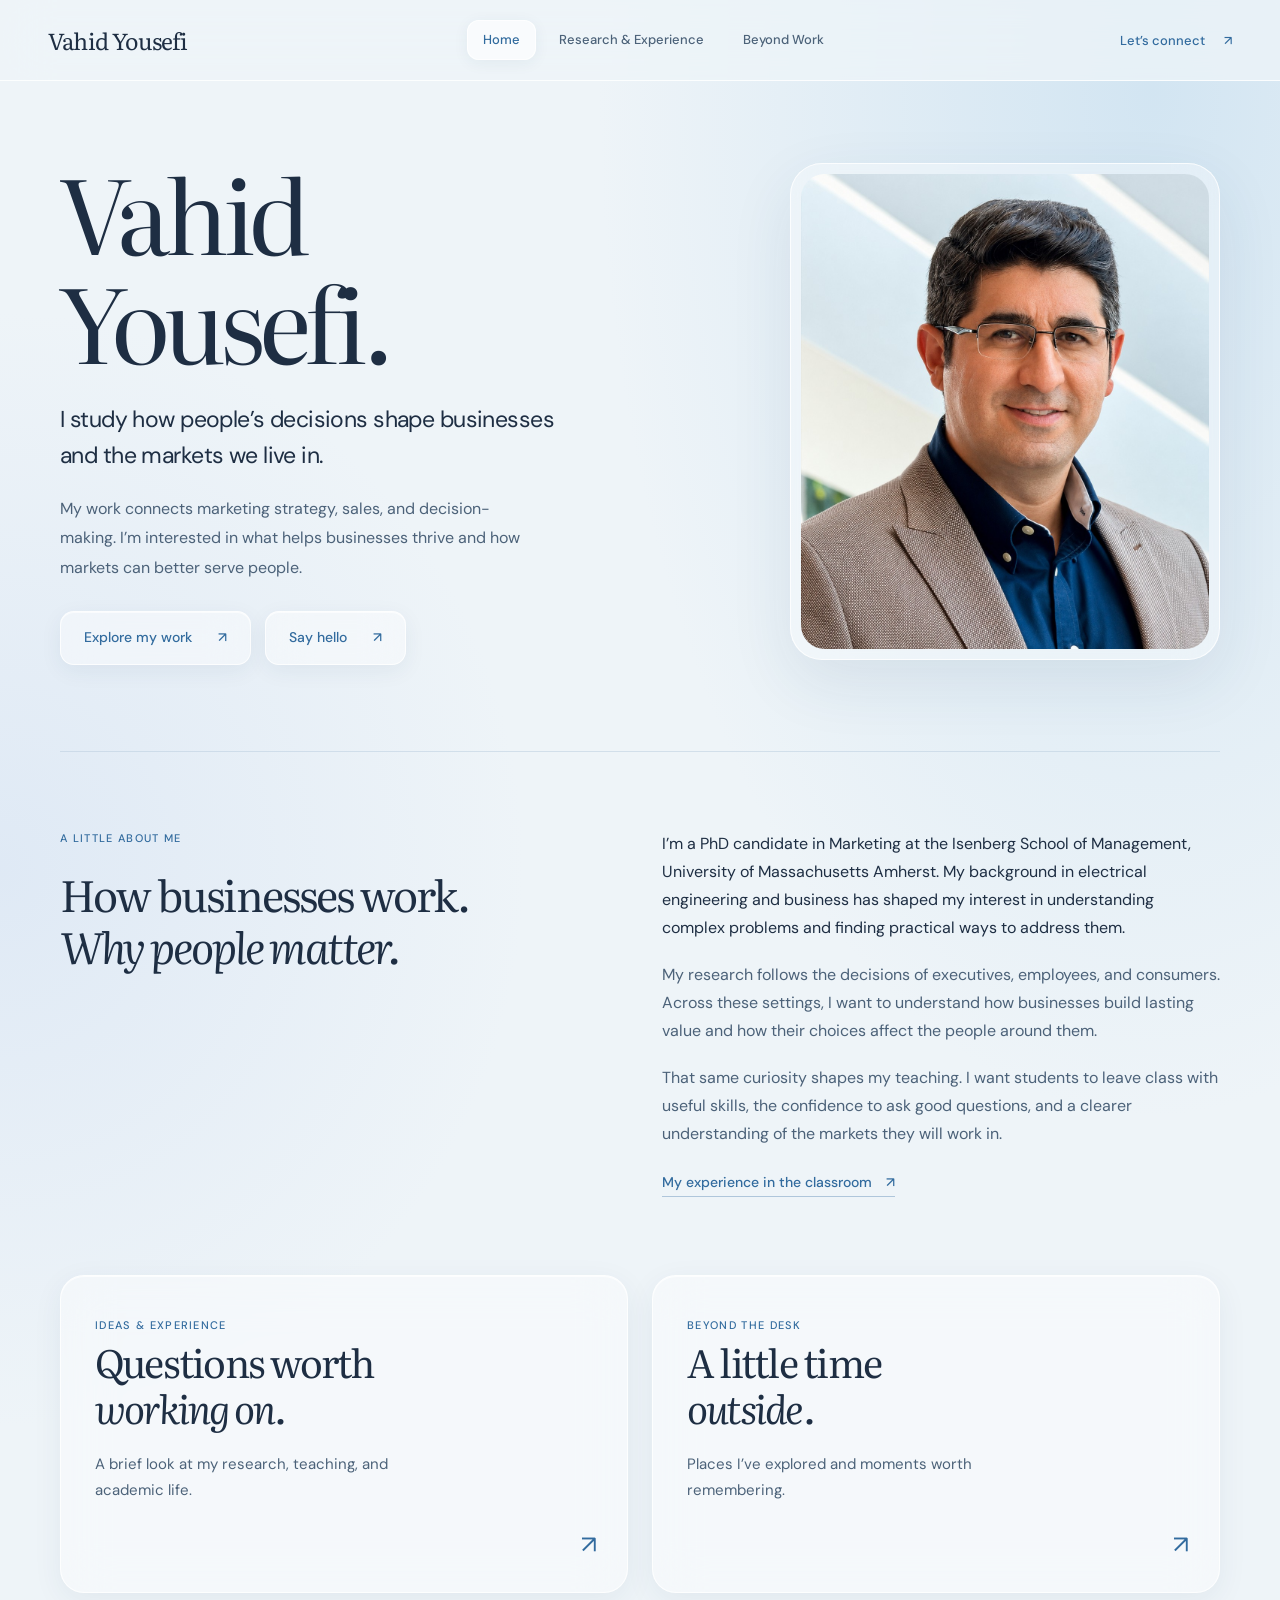
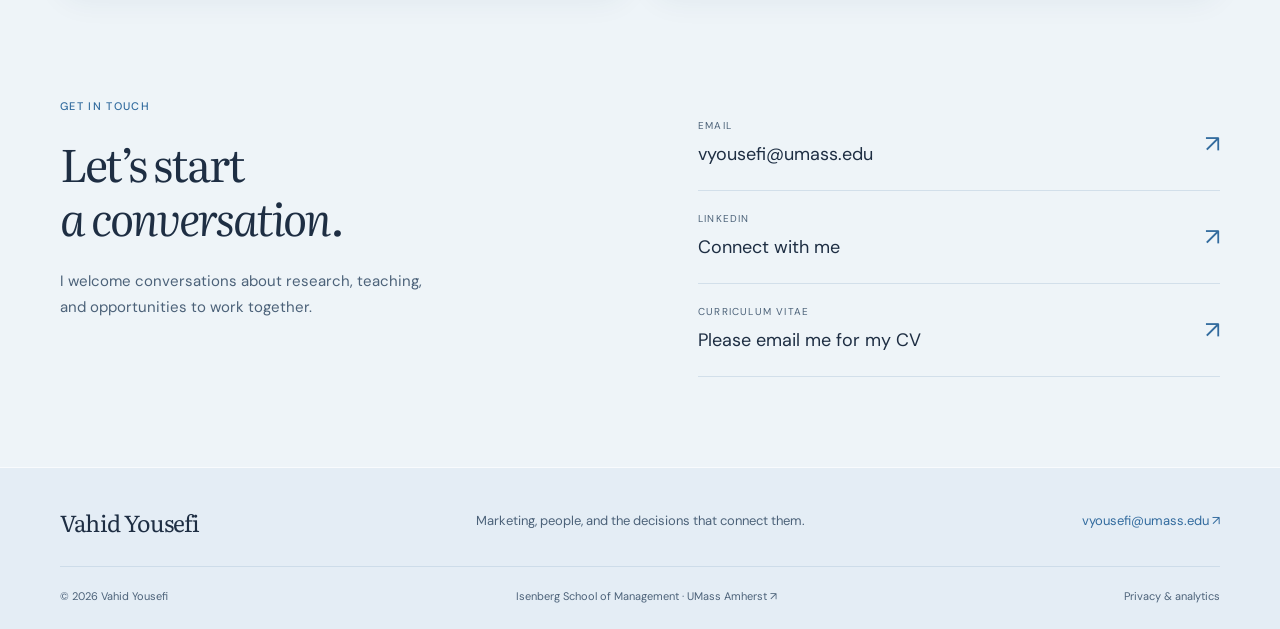
<file: index.html>
<!doctype html>
<html lang="en"><head><meta charset="utf-8"><meta name="viewport" content="width=device-width, initial-scale=1">
<title>Vahid Yousefi | Marketing PhD Candidate | UMass Amherst</title><meta name="description" content="Vahid Yousefi is a Marketing PhD candidate at UMass Amherst studying marketing strategy, sales, and decision-making."><meta name="theme-color" content="#326b9e">
<link rel="canonical" href="https://vyousefi.github.io/"><meta name="robots" content="index,follow"><meta name="google-site-verification" content="Gke3a36luYAJlM2TkHpmpx2fNIIzjdOo0yhF8h8RRV8">
<meta property="og:type" content="website"><meta property="og:title" content="Vahid Yousefi | Marketing PhD Candidate | UMass Amherst"><meta property="og:description" content="Vahid Yousefi is a Marketing PhD candidate at UMass Amherst studying marketing strategy, sales, and decision-making."><meta property="og:url" content="https://vyousefi.github.io/"><meta property="og:image" content="https://vyousefi.github.io/assets/portrait.jpg"><meta property="og:image:alt" content="Portrait of Vahid Yousefi"><meta name="twitter:card" content="summary">
<link rel="icon" href="assets/favicon.svg" type="image/svg+xml"><link rel="preconnect" href="https://fonts.googleapis.com"><link rel="preconnect" href="https://fonts.gstatic.com" crossorigin><link href="https://fonts.googleapis.com/css2?family=DM+Sans:wght@400;500;600&amp;family=Literata:ital,wght@0,400;0,500;1,400&amp;display=swap" rel="stylesheet"><link rel="stylesheet" href="assets/style.css">
<script type="application/ld+json">{"@context": "https://schema.org", "@type": "Person", "name": "Vahid Yousefi", "url": "https://vyousefi.github.io/", "image": "https://vyousefi.github.io/assets/portrait.jpg", "jobTitle": "Marketing PhD Candidate", "affiliation": {"@type": "Organization", "name": "Isenberg School of Management, University of Massachusetts Amherst"}, "email": "mailto:vyousefi@umass.edu", "sameAs": ["https://www.linkedin.com/in/vahid-yousefi"], "knowsAbout": ["Marketing strategy", "Sales", "Decision-making", "Marketing education"]}</script><script src="assets/config.js" defer></script><script src="assets/site.js" defer></script></head>
<body><a class="skip-link" href="#main">Skip to content</a>
<header class="site-header"><div class="header-inner"><a href="index.html" class="brand" aria-label="Vahid Yousefi home">Vahid Yousefi</a><nav aria-label="Main navigation"><a href="index.html" aria-current="page">Home</a><a href="research.html">Research & Experience</a><a href="beyond.html">Beyond Work</a></nav><a class="header-contact" href="mailto:vyousefi@umass.edu" data-track="email_click">Let’s connect <span aria-hidden="true">↗</span></a></div></header>
<main id="main">
<section class="hero wrap"><div class="hero-copy"><h1>Vahid<br>Yousefi.</h1><p class="hero-intro">I study how people’s decisions shape businesses and the markets we live in.</p><p class="hero-sub">My work connects marketing strategy, sales, and decision-making. I’m interested in what helps businesses thrive and how markets can better serve people.</p><div class="button-row"><a class="button primary" href="research.html">Explore my work <span aria-hidden="true">↗</span></a><a class="button primary" href="mailto:vyousefi@umass.edu" data-track="email_click">Say hello <span aria-hidden="true">↗</span></a></div></div>
<div class="portrait-composition"><figure class="portrait"><img src="assets/portrait.jpg" width="1086" height="1448" alt="Vahid Yousefi" fetchpriority="high"></figure></div></section>

<section class="section wrap about-section"><div><p class="eyebrow">A little about me</p><h2>How businesses work.<br><em>Why people matter.</em></h2></div><div class="prose"><p>I’m a PhD candidate in Marketing at the Isenberg School of Management, University of Massachusetts Amherst. My background in electrical engineering and business has shaped my interest in understanding complex problems and finding practical ways to address them.</p><p>My research follows the decisions of executives, employees, and consumers. Across these settings, I want to understand how businesses build lasting value and how their choices affect the people around them.</p><p>That same curiosity shapes my teaching. I want students to leave class with useful skills, the confidence to ask good questions, and a clearer understanding of the markets they will work in.</p><a class="text-link" href="research.html#teaching">My experience in the classroom <span aria-hidden="true">↗</span></a></div></section>
<section class="wrap pathways"><a class="pathway work-path" href="research.html"><span class="eyebrow">Ideas & experience</span><h2>Questions worth<br><em>working on.</em></h2><p>A brief look at my research, teaching, and academic life.</p><span class="round-arrow" aria-hidden="true">↗</span></a><a class="pathway outdoor-path" href="beyond.html"><span class="eyebrow">Beyond the desk</span><h2>A little time<br><em>outside.</em></h2><p>Places I’ve explored and moments worth remembering.</p><span class="round-arrow" aria-hidden="true">↗</span></a></section>
<section class="contact-section wrap" id="contact"><div><p class="eyebrow">Get in touch</p><h2>Let’s start<br><em>a conversation.</em></h2><p>I welcome conversations about research, teaching, and opportunities to work together.</p></div><div class="contact-links"><a href="mailto:vyousefi@umass.edu" data-track="email_click"><span>Email</span><strong>vyousefi@umass.edu</strong><span aria-hidden="true">↗</span></a><a href="https://www.linkedin.com/in/vahid-yousefi" target="_blank" rel="noopener noreferrer" data-track="linkedin_click"><span>LinkedIn</span><strong>Connect with me</strong><span aria-hidden="true">↗</span></a><a href="mailto:vyousefi@umass.edu?subject=CV%20request" data-track="cv_request"><span>Curriculum vitae</span><strong>Please email me for my CV</strong><span aria-hidden="true">↗</span></a></div></section>
</main>
<footer class="site-footer"><div class="footer-top"><a class="brand" href="index.html">Vahid Yousefi</a><p>Marketing, people, and the decisions that connect them.</p><a href="mailto:vyousefi@umass.edu" data-track="email_click">vyousefi@umass.edu ↗</a></div><div class="footer-bottom"><span>© <span data-year>2026</span> Vahid Yousefi</span><a class="affiliation-link" href="https://www.isenberg.umass.edu/people/vahid-yousefi" target="_blank" rel="noopener noreferrer">Isenberg School of Management · UMass Amherst ↗</a><a href="privacy.html">Privacy & analytics</a></div></footer>
</body></html>
</file>
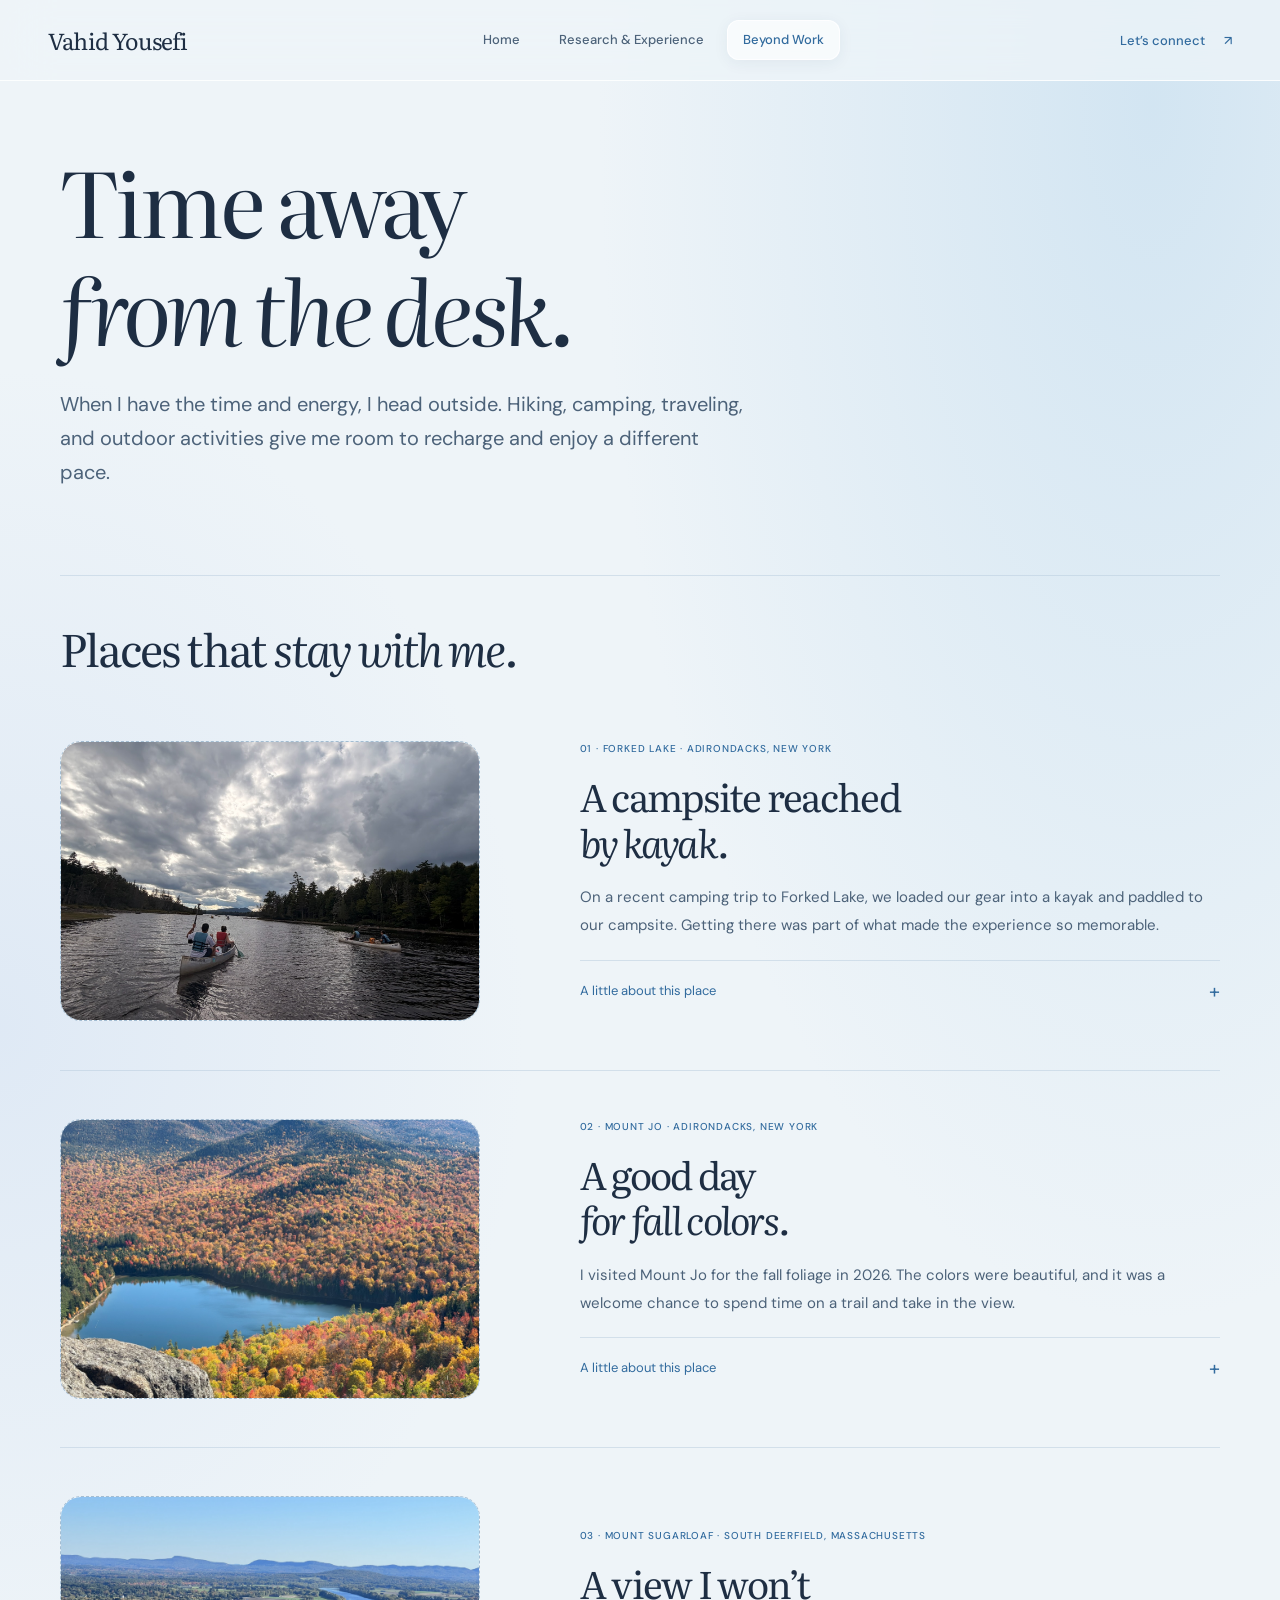
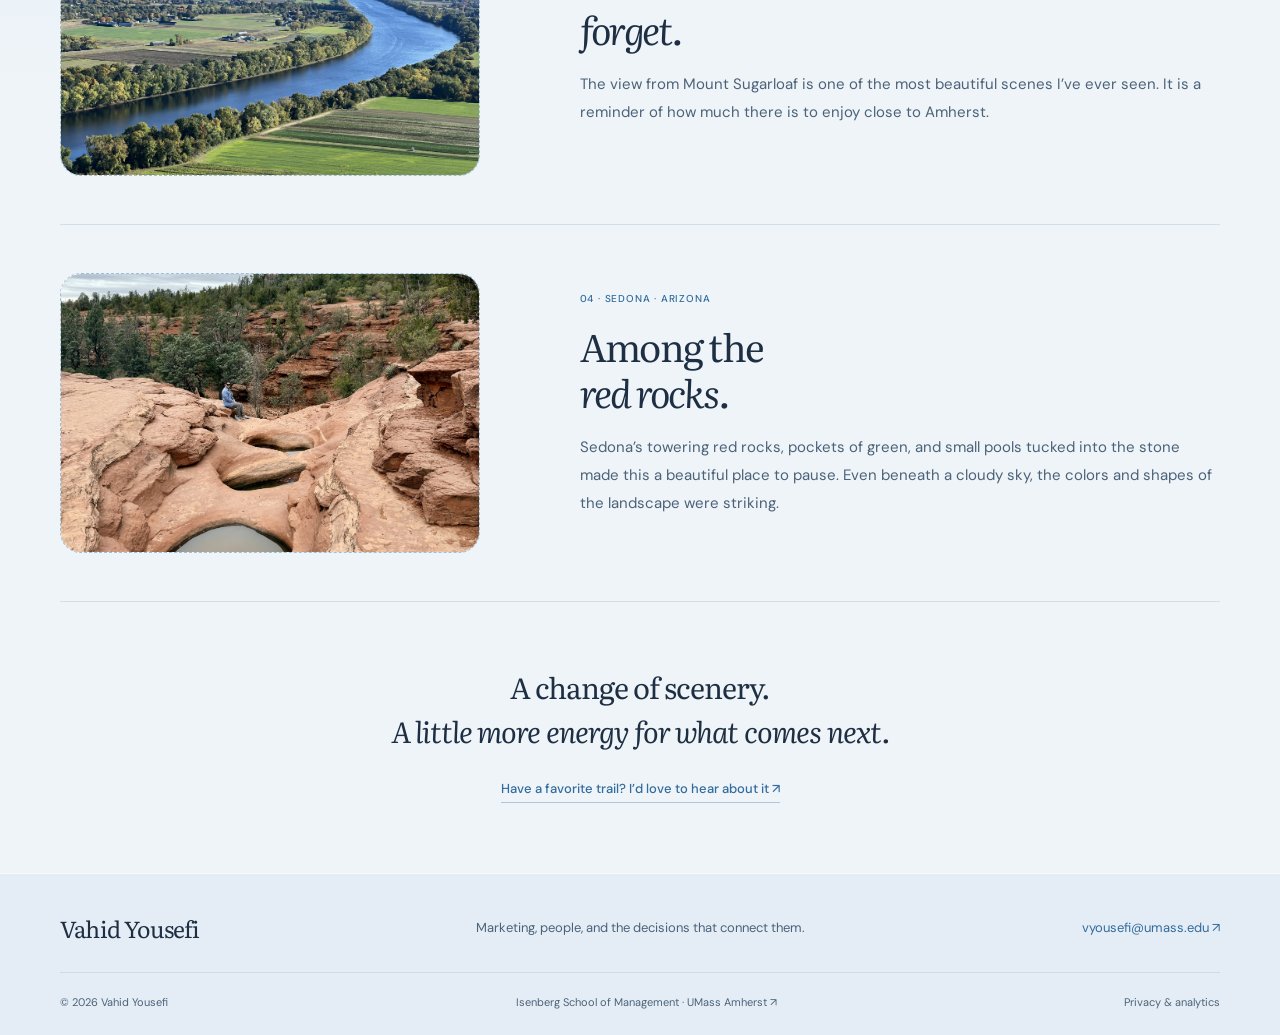
<file: beyond.html>
<!doctype html>
<html lang="en"><head><meta charset="utf-8"><meta name="viewport" content="width=device-width, initial-scale=1">
<title>Beyond Work | Vahid Yousefi</title><meta name="description" content="A few stories from Vahid Yousefi’s time hiking, camping, and traveling, including Forked Lake, Mount Jo, and Mount Sugarloaf."><meta name="theme-color" content="#326b9e">
<link rel="canonical" href="https://vyousefi.github.io/beyond.html"><meta name="robots" content="index,follow"><meta name="google-site-verification" content="Gke3a36luYAJlM2TkHpmpx2fNIIzjdOo0yhF8h8RRV8">
<meta property="og:type" content="website"><meta property="og:title" content="Beyond Work | Vahid Yousefi"><meta property="og:description" content="A few stories from Vahid Yousefi’s time hiking, camping, and traveling, including Forked Lake, Mount Jo, and Mount Sugarloaf."><meta property="og:url" content="https://vyousefi.github.io/beyond.html"><meta property="og:image" content="https://vyousefi.github.io/assets/portrait.jpg"><meta property="og:image:alt" content="Portrait of Vahid Yousefi"><meta name="twitter:card" content="summary">
<link rel="icon" href="assets/favicon.svg" type="image/svg+xml"><link rel="preconnect" href="https://fonts.googleapis.com"><link rel="preconnect" href="https://fonts.gstatic.com" crossorigin><link href="https://fonts.googleapis.com/css2?family=DM+Sans:wght@400;500;600&amp;family=Literata:ital,wght@0,400;0,500;1,400&amp;display=swap" rel="stylesheet"><link rel="stylesheet" href="assets/style.css">
<script type="application/ld+json">{"@context": "https://schema.org", "@type": "Person", "name": "Vahid Yousefi", "url": "https://vyousefi.github.io/", "image": "https://vyousefi.github.io/assets/portrait.jpg", "jobTitle": "Marketing PhD Candidate", "affiliation": {"@type": "Organization", "name": "Isenberg School of Management, University of Massachusetts Amherst"}, "email": "mailto:vyousefi@umass.edu", "sameAs": ["https://www.linkedin.com/in/vahid-yousefi"], "knowsAbout": ["Marketing strategy", "Sales", "Decision-making", "Marketing education"]}</script><script src="assets/config.js" defer></script><script src="assets/site.js" defer></script><style>
/* Consistent landscape frames for all four outdoor photographs. */
.field-note > img.photo-placeholder {
  display: block;
  width: 100%;
  max-width: 420px;
  height: auto;
  aspect-ratio: 3 / 2;
  object-fit: cover;
  object-position: center;
}
@media (max-width: 760px) {
  .field-note > img.photo-placeholder {
    max-width: 370px;
  }
}
</style>
</head>
<body><a class="skip-link" href="#main">Skip to content</a>
<header class="site-header"><div class="header-inner"><a href="index.html" class="brand" aria-label="Vahid Yousefi home">Vahid Yousefi</a><nav aria-label="Main navigation"><a href="index.html">Home</a><a href="research.html">Research & Experience</a><a href="beyond.html" aria-current="page">Beyond Work</a></nav><a class="header-contact" href="mailto:vyousefi@umass.edu" data-track="email_click">Let’s connect <span aria-hidden="true">↗</span></a></div></header>
<main id="main">
<section class="page-hero wrap beyond-hero"><h1>Time away<br><em>from the desk.</em></h1><div class="page-intro"><p>When I have the time and energy, I head outside. Hiking, camping, traveling, and outdoor activities give me room to recharge and enjoy a different pace.</p></div></section>
<section class="wrap field-notes"><div class="section-heading"><div><h2>Places that <em>stay with me.</em></h2></div></div>
<article class="field-note"><img class="photo-placeholder lake-placeholder" src="assets/forked-lake.JPG" width="900" height="600" alt="Placeholder for a personal photograph from Forked Lake" loading="lazy"><div class="field-note-copy"><p class="eyebrow">01 · Forked Lake · Adirondacks, New York</p><h3>A campsite reached<br><em>by kayak.</em></h3><p>On a recent camping trip to Forked Lake, we loaded our gear into a kayak and paddled to our campsite. Getting there was part of what made the experience so memorable.</p><details class="place-fact"><summary>A little about this place <span aria-hidden="true">+</span></summary><div><p>At Forked Lake, most campsites are reached by boat or trail rather than by car. Some can only be reached from the water.</p><a href="https://dec.ny.gov/places/forked-lake-campground-and-day-use-area" target="_blank" rel="noopener noreferrer">Source · New York State DEC ↗</a></div></details></div></article>
<article class="field-note"><img class="photo-placeholder mountain-placeholder" src="assets/mount-jo.HEIC" width="900" height="600" alt="Placeholder for a personal photograph from Mount Jo" loading="lazy"><div class="field-note-copy"><p class="eyebrow">02 · Mount Jo · Adirondacks, New York</p><h3>A good day<br><em>for fall colors.</em></h3><p>I visited Mount Jo for the fall foliage in 2026. The colors were beautiful, and it was a welcome chance to spend time on a trail and take in the view.</p><details class="place-fact"><summary>A little about this place <span aria-hidden="true">+</span></summary><div><p>Mount Jo was named in 1877 for Josephine Schofield. The name carries a personal story into a landscape known for its views over Heart Lake and the High Peaks.</p><a href="https://www.lakeplacid.com/story/2010/11/mt-jo-sephine" target="_blank" rel="noopener noreferrer">Source · Lake Placid ↗</a></div></details></div></article>
<article class="field-note"><img class="photo-placeholder sugarloaf-placeholder" src="assets/mount-sugarloaf.jpg" width="900" height="600" alt="Placeholder for a personal photograph from Mount Sugarloaf" loading="lazy"><div class="field-note-copy"><p class="eyebrow">03 · Mount Sugarloaf · South Deerfield, Massachusetts</p><h3>A view I won’t<br><em>forget.</em></h3><p>The view from Mount Sugarloaf is one of the most beautiful scenes I’ve ever seen. It is a reminder of how much there is to enjoy close to Amherst.</p></div></article><article class="field-note">
  <img class="photo-placeholder sedona-placeholder"
       src="assets/sedona.jpg"
       width="900" height="600"
       alt="Sedona’s red rock formations and small pools in the stone"
       loading="lazy">
  <div class="field-note-copy">
    <p class="eyebrow">04 · Sedona · Arizona</p>
    <h3>Among the<br><em>red rocks.</em></h3>
    <p>Sedona’s towering red rocks, pockets of green, and small pools tucked into the stone made this a beautiful place to pause. Even beneath a cloudy sky, the colors and shapes of the landscape were striking.</p>
  </div>
</article>
</section><section class="outdoor-end wrap"><p>A change of scenery.<br><em>A little more energy for what comes next.</em></p><a class="text-link" href="mailto:vyousefi@umass.edu" data-track="email_click">Have a favorite trail? I’d love to hear about it ↗</a></section>
</main>
<footer class="site-footer"><div class="footer-top"><a class="brand" href="index.html">Vahid Yousefi</a><p>Marketing, people, and the decisions that connect them.</p><a href="mailto:vyousefi@umass.edu" data-track="email_click">vyousefi@umass.edu ↗</a></div><div class="footer-bottom"><span>© <span data-year>2026</span> Vahid Yousefi</span><a class="affiliation-link" href="https://www.isenberg.umass.edu/people/vahid-yousefi" target="_blank" rel="noopener noreferrer">Isenberg School of Management · UMass Amherst ↗</a><a href="privacy.html">Privacy & analytics</a></div></footer>
</body></html>
</file>
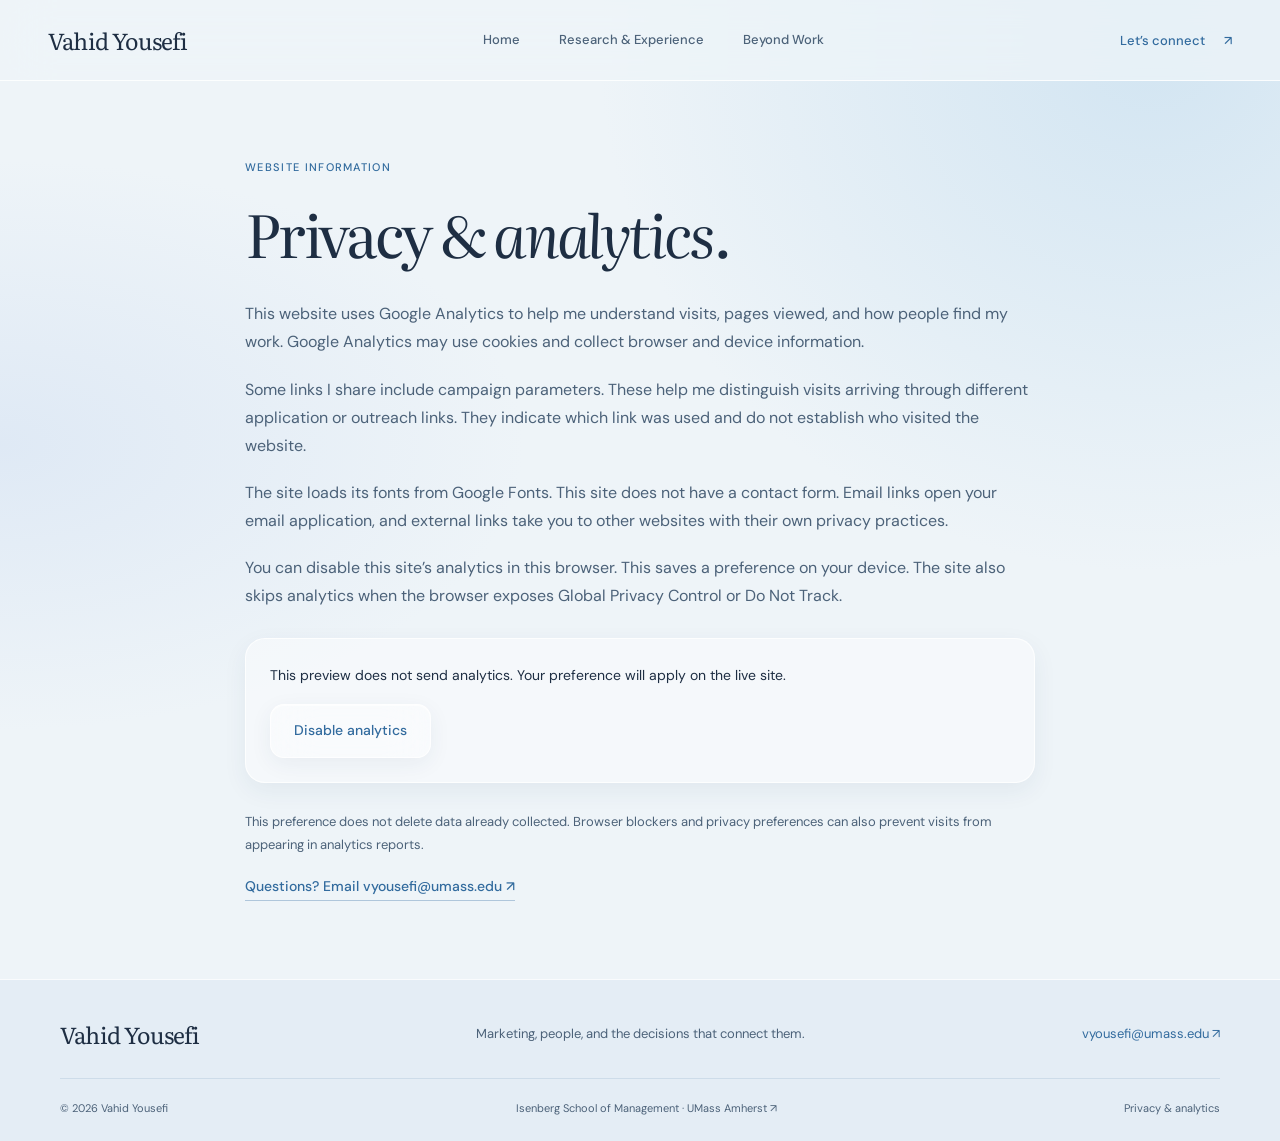
<file: privacy.html>
<!doctype html>
<html lang="en"><head><meta charset="utf-8"><meta name="viewport" content="width=device-width, initial-scale=1">
<title>Privacy & Analytics | Vahid Yousefi</title><meta name="description" content="Information about website analytics, campaign links, and your analytics preference on Vahid Yousefi’s website."><meta name="theme-color" content="#326b9e">
<link rel="canonical" href="https://vyousefi.github.io/privacy.html"><meta name="robots" content="index,follow"><meta name="google-site-verification" content="Gke3a36luYAJlM2TkHpmpx2fNIIzjdOo0yhF8h8RRV8">
<meta property="og:type" content="website"><meta property="og:title" content="Privacy & Analytics | Vahid Yousefi"><meta property="og:description" content="Information about website analytics, campaign links, and your analytics preference on Vahid Yousefi’s website."><meta property="og:url" content="https://vyousefi.github.io/privacy.html"><meta property="og:image" content="https://vyousefi.github.io/assets/portrait.jpg"><meta property="og:image:alt" content="Portrait of Vahid Yousefi"><meta name="twitter:card" content="summary">
<link rel="icon" href="assets/favicon.svg" type="image/svg+xml"><link rel="preconnect" href="https://fonts.googleapis.com"><link rel="preconnect" href="https://fonts.gstatic.com" crossorigin><link href="https://fonts.googleapis.com/css2?family=DM+Sans:wght@400;500;600&amp;family=Literata:ital,wght@0,400;0,500;1,400&amp;display=swap" rel="stylesheet"><link rel="stylesheet" href="assets/style.css">
<script type="application/ld+json">{"@context": "https://schema.org", "@type": "Person", "name": "Vahid Yousefi", "url": "https://vyousefi.github.io/", "image": "https://vyousefi.github.io/assets/portrait.jpg", "jobTitle": "Marketing PhD Candidate", "affiliation": {"@type": "Organization", "name": "Isenberg School of Management, University of Massachusetts Amherst"}, "email": "mailto:vyousefi@umass.edu", "sameAs": ["https://www.linkedin.com/in/vahid-yousefi"], "knowsAbout": ["Marketing strategy", "Sales", "Decision-making", "Marketing education"]}</script><script src="assets/config.js" defer></script><script src="assets/site.js" defer></script></head>
<body><a class="skip-link" href="#main">Skip to content</a>
<header class="site-header"><div class="header-inner"><a href="index.html" class="brand" aria-label="Vahid Yousefi home">Vahid Yousefi</a><nav aria-label="Main navigation"><a href="index.html">Home</a><a href="research.html">Research & Experience</a><a href="beyond.html">Beyond Work</a></nav><a class="header-contact" href="mailto:vyousefi@umass.edu" data-track="email_click">Let’s connect <span aria-hidden="true">↗</span></a></div></header>
<main id="main"><section class="section wrap privacy-content"><p class="eyebrow">Website information</p><h1>Privacy & <em>analytics.</em></h1><p>This website uses Google Analytics to help me understand visits, pages viewed, and how people find my work. Google Analytics may use cookies and collect browser and device information.</p><p>Some links I share include campaign parameters. These help me distinguish visits arriving through different application or outreach links. They indicate which link was used and do not establish who visited the website.</p><p>The site loads its fonts from Google Fonts. This site does not have a contact form. Email links open your email application, and external links take you to other websites with their own privacy practices.</p><p>You can disable this site’s analytics in this browser. This saves a preference on your device. The site also skips analytics when the browser exposes Global Privacy Control or Do Not Track.</p><div class="privacy-controls"><p id="analytics-status" role="status"></p><button class="button primary" id="analytics-toggle" type="button">Disable analytics</button></div><p class="small">This preference does not delete data already collected. Browser blockers and privacy preferences can also prevent visits from appearing in analytics reports.</p><a class="text-link" href="mailto:vyousefi@umass.edu">Questions? Email vyousefi@umass.edu ↗</a></section></main>
<footer class="site-footer"><div class="footer-top"><a class="brand" href="index.html">Vahid Yousefi</a><p>Marketing, people, and the decisions that connect them.</p><a href="mailto:vyousefi@umass.edu" data-track="email_click">vyousefi@umass.edu ↗</a></div><div class="footer-bottom"><span>© <span data-year>2026</span> Vahid Yousefi</span><a class="affiliation-link" href="https://www.isenberg.umass.edu/people/vahid-yousefi" target="_blank" rel="noopener noreferrer">Isenberg School of Management · UMass Amherst ↗</a><a href="privacy.html">Privacy & analytics</a></div></footer>
</body></html>
</file>
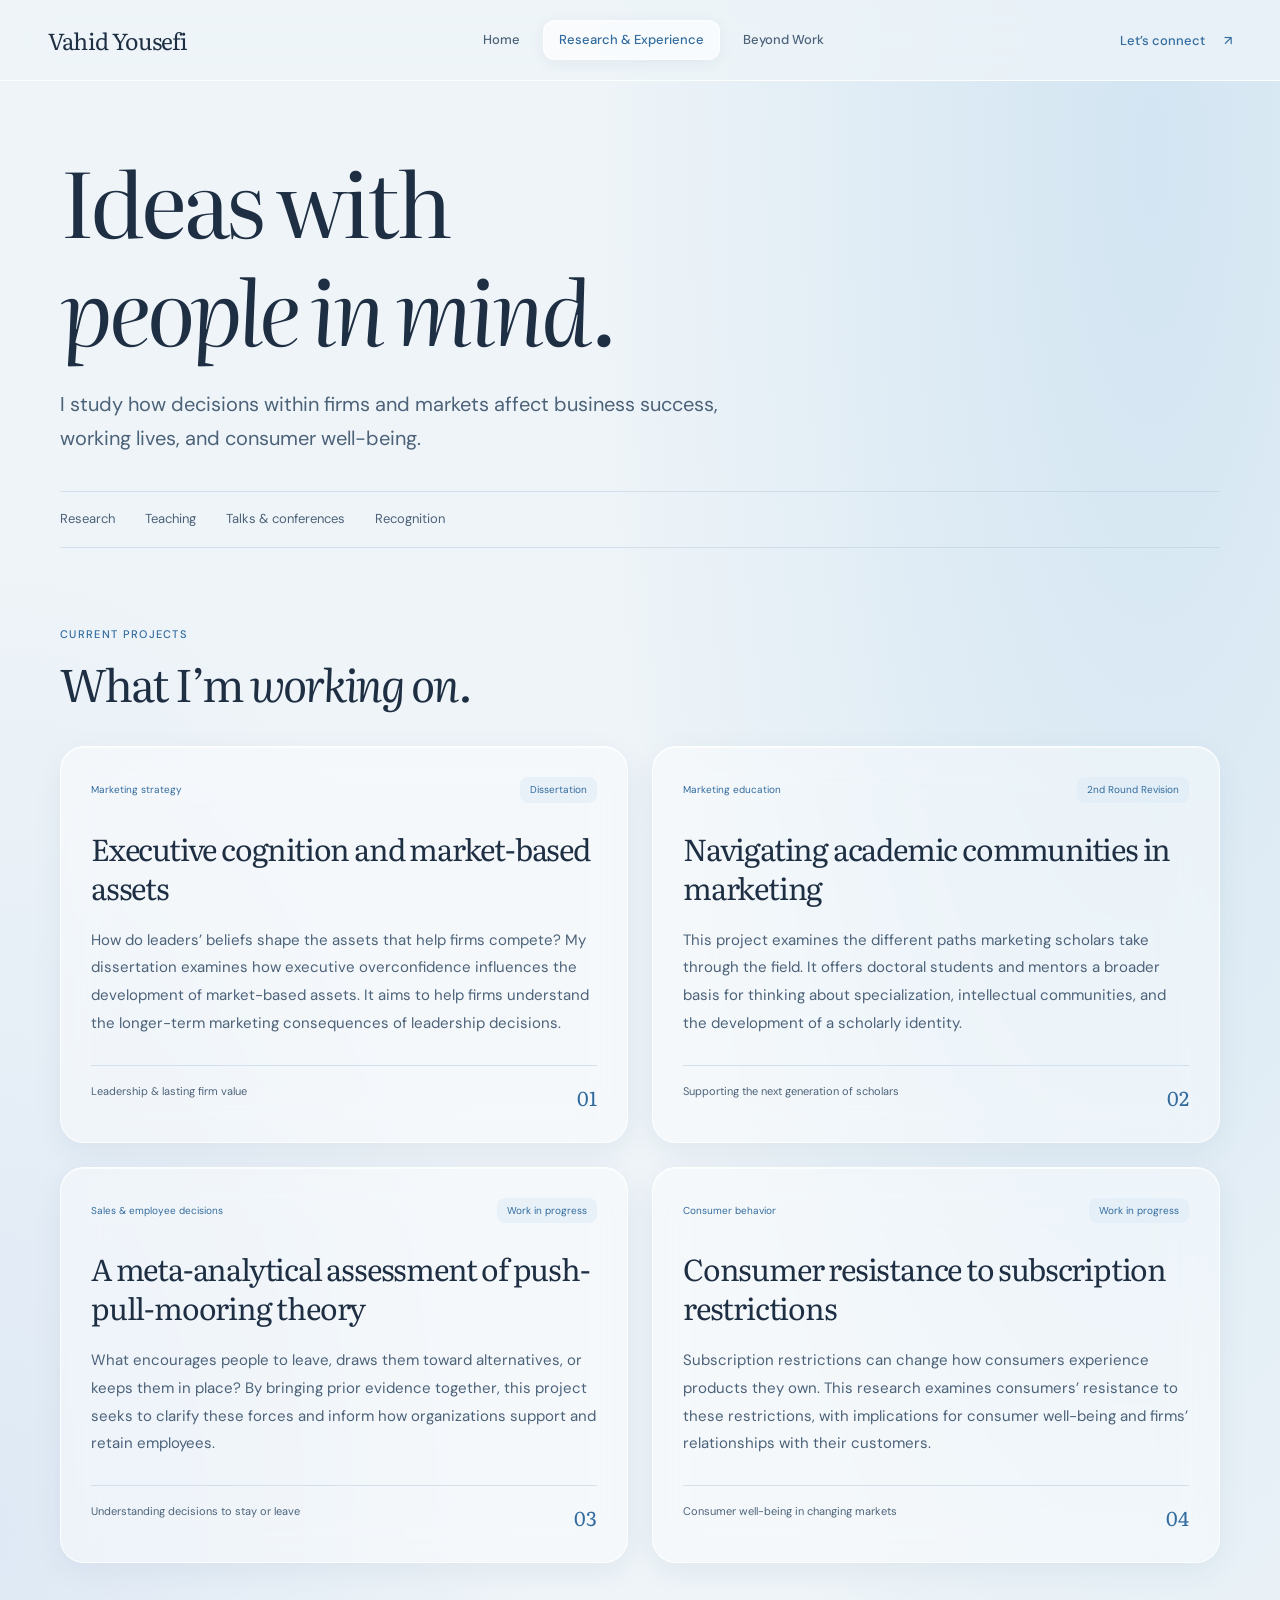
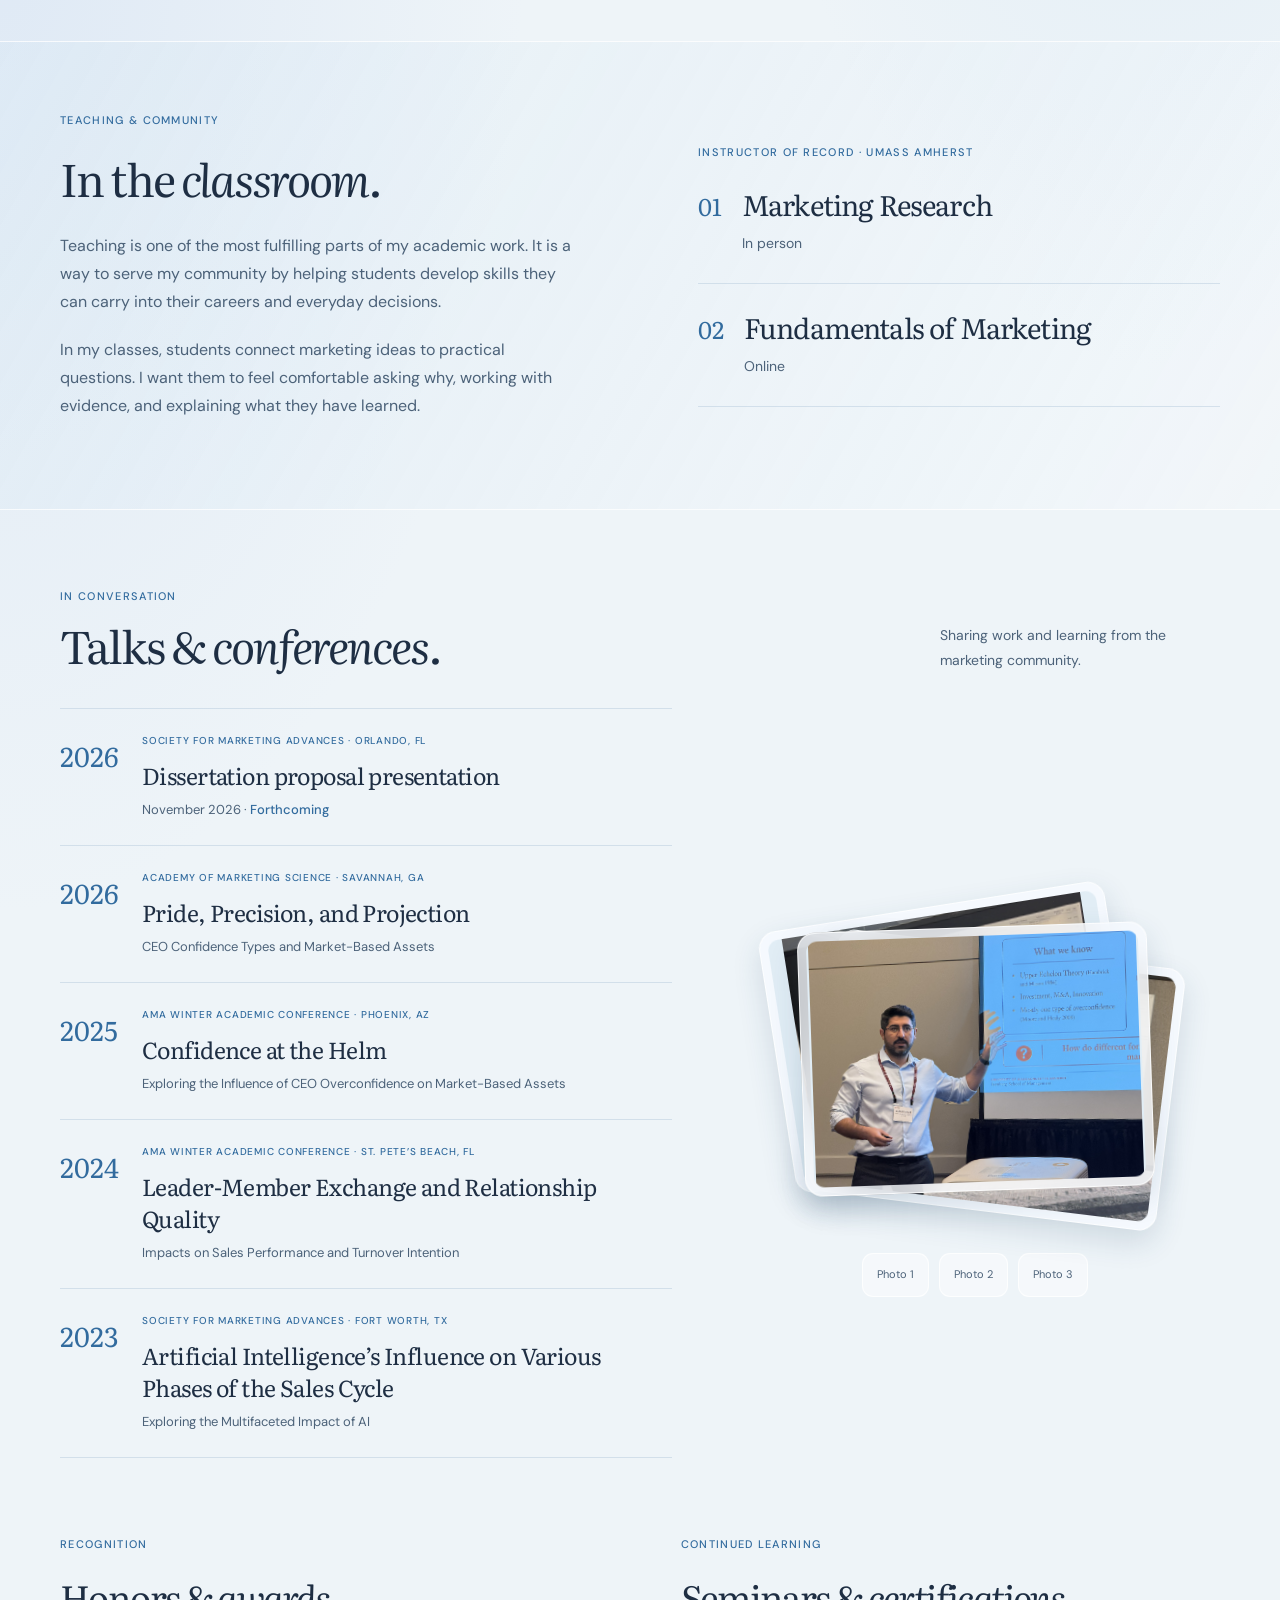
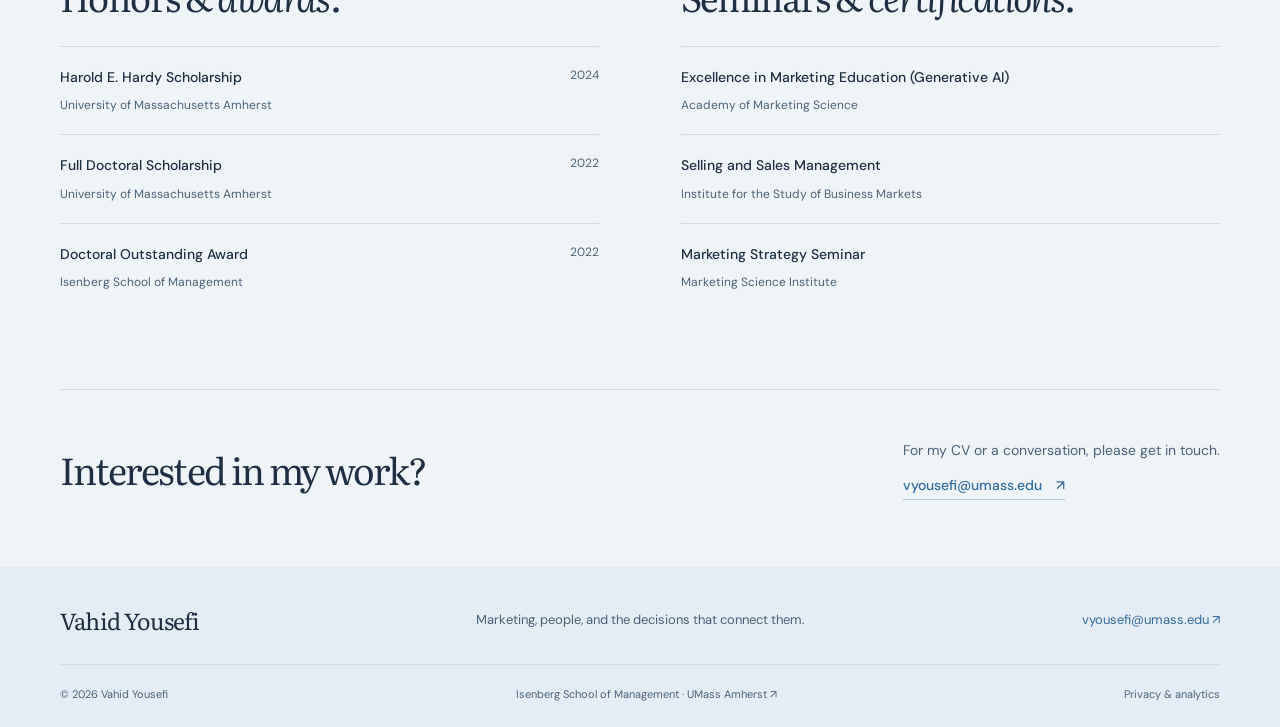
<file: research.html>
<!doctype html>
<html lang="en"><head><meta charset="utf-8"><meta name="viewport" content="width=device-width, initial-scale=1">
<title>Research & Experience | Vahid Yousefi</title><meta name="description" content="Explore Vahid Yousefi’s research in marketing strategy, sales, and decision-making, alongside his teaching, conference presentations, and recognition."><meta name="theme-color" content="#326b9e">
<link rel="canonical" href="https://vyousefi.github.io/research.html"><meta name="robots" content="index,follow"><meta name="google-site-verification" content="Gke3a36luYAJlM2TkHpmpx2fNIIzjdOo0yhF8h8RRV8">
<meta property="og:type" content="website"><meta property="og:title" content="Research & Experience | Vahid Yousefi"><meta property="og:description" content="Explore Vahid Yousefi’s research in marketing strategy, sales, and decision-making, alongside his teaching, conference presentations, and recognition."><meta property="og:url" content="https://vyousefi.github.io/research.html"><meta property="og:image" content="https://vyousefi.github.io/assets/portrait.jpg"><meta property="og:image:alt" content="Portrait of Vahid Yousefi"><meta name="twitter:card" content="summary">
<link rel="icon" href="assets/favicon.svg" type="image/svg+xml"><link rel="preconnect" href="https://fonts.googleapis.com"><link rel="preconnect" href="https://fonts.gstatic.com" crossorigin><link href="https://fonts.googleapis.com/css2?family=DM+Sans:wght@400;500;600&amp;family=Literata:ital,wght@0,400;0,500;1,400&amp;display=swap" rel="stylesheet"><link rel="stylesheet" href="assets/style.css">
<script type="application/ld+json">{"@context": "https://schema.org", "@type": "Person", "name": "Vahid Yousefi", "url": "https://vyousefi.github.io/", "image": "https://vyousefi.github.io/assets/portrait.jpg", "jobTitle": "Marketing PhD Candidate", "affiliation": {"@type": "Organization", "name": "Isenberg School of Management, University of Massachusetts Amherst"}, "email": "mailto:vyousefi@umass.edu", "sameAs": ["https://www.linkedin.com/in/vahid-yousefi"], "knowsAbout": ["Marketing strategy", "Sales", "Decision-making", "Marketing education"]}</script><script src="assets/config.js" defer></script><script src="assets/site.js" defer></script><style>
/* This page owns the two-column conference layout and photo stack. */
#talks .talks-split{display:grid;grid-template-columns:minmax(0,1.25fr) minmax(320px,1fr);gap:58px;align-items:center}
#talks .talks-split .timeline{min-width:0}
#talks .talks-split .timeline article{grid-template-columns:62px minmax(0,1fr);gap:20px;padding:23px 0}
#talks .talks-split .timeline h3{font-size:23px;line-height:1.4}
#talks .talks-split .timeline-year{font-size:27px}
#talks .talks-split .timeline .eyebrow{font-size:10px;line-height:1.7}
#talks .talk-photo-gallery{width:100%;margin:0;min-width:0;align-self:center}
#talks .talk-photo-stack{position:relative;height:380px;isolation:isolate}
#talks .talk-photo-card{--dx:-25px;--dy:-23px;--turn:-9deg;position:absolute;left:50%;top:50%;width:min(350px,calc(100% - 62px));padding:8px;margin:0;border:1px solid #ffffffd0;border-radius:18px;background:#f6faffc7;box-shadow:0 12px 30px #23446528;backdrop-filter:blur(18px);transform:translate(calc(-50% + var(--dx)),calc(-50% + var(--dy))) rotate(var(--turn));z-index:1;transition:transform .38s ease,box-shadow .38s ease,z-index 0s linear;transition-delay:0s;cursor:pointer}
#talks .talk-photo-card:nth-child(2){--dx:22px;--dy:20px;--turn:7deg;z-index:2}
#talks .talk-photo-card:nth-child(3){--dx:1px;--dy:-1px;--turn:-2deg;z-index:3}
#talks .talk-photo-card img{display:block;width:100%;height:auto;aspect-ratio:1.35;object-fit:contain;object-position:center;border-radius:11px;background:#e1edf5;pointer-events:none}
#talks .talk-photo-card.is-selected{z-index:4;transform:translate(-50%,-50%) rotate(0deg);box-shadow:0 18px 40px #23446530}
#talks .talk-photo-card:hover,#talks .talk-photo-card:focus-visible{z-index:8;transform:translate(-50%,calc(-50% - 9px)) rotate(0deg) scale(1.025);box-shadow:0 23px 45px #23446538;transition-delay:220ms}
#talks .talk-photo-choices{display:flex;justify-content:center;gap:10px;margin-top:3px}
#talks .talk-photo-choices button{font:400 11px/1.4 var(--sans,'DM Sans',Arial,sans-serif);min-height:44px;padding:10px 14px;border:1px solid #ffffffc0;border-radius:11px;background:#ffffff69;color:#4c6279;cursor:pointer}
#talks .talk-photo-choices button[aria-pressed=true]{background:#d4e5f3;color:#326b9e}
@media(max-width:1000px){#talks .talks-split{grid-template-columns:minmax(0,1.1fr) minmax(280px,1fr);gap:32px}#talks .talk-photo-stack{height:340px}#talks .talk-photo-card{width:calc(100% - 45px)}#talks .talks-split .timeline article{grid-template-columns:52px minmax(0,1fr);gap:15px}#talks .talks-split .timeline h3{font-size:21px}}
@media(max-width:760px){#talks .talks-split{grid-template-columns:1fr;gap:28px}#talks .talk-photo-gallery{max-width:420px;justify-self:center}#talks .talk-photo-stack{height:350px}#talks .talk-photo-card{width:calc(100% - 70px)}#talks .talks-split .timeline article{grid-template-columns:48px minmax(0,1fr)}#talks .talks-split .timeline h3{font-size:23px}}
@media(max-width:360px){#talks .talk-photo-stack{height:290px}#talks .talk-photo-card{--dx:-18px;--dy:-18px;width:calc(100% - 58px)}#talks .talk-photo-card:nth-child(2){--dx:18px;--dy:16px}}
@media(prefers-reduced-motion:reduce){#talks .talk-photo-card{transition:none!important;transition-delay:0s!important}}

</style>
</head>
<body><a class="skip-link" href="#main">Skip to content</a>
<header class="site-header"><div class="header-inner"><a href="index.html" class="brand" aria-label="Vahid Yousefi home">Vahid Yousefi</a><nav aria-label="Main navigation"><a href="index.html">Home</a><a href="research.html" aria-current="page">Research & Experience</a><a href="beyond.html">Beyond Work</a></nav><a class="header-contact" href="mailto:vyousefi@umass.edu" data-track="email_click">Let’s connect <span aria-hidden="true">↗</span></a></div></header>
<main id="main">
<section class="page-hero wrap"><h1>Ideas with<br><em>people in mind.</em></h1><div class="page-intro"><p>I study how decisions within firms and markets affect business success, working lives, and consumer well-being.</p></div><nav class="section-nav" aria-label="On this page"><a href="#projects">Research</a><a href="#teaching">Teaching</a><a href="#talks">Talks & conferences</a><a href="#recognition">Recognition</a></nav></section>
<section class="section wrap" id="projects"><div class="section-heading"><div><p class="eyebrow">Current projects</p><h2>What I’m <em>working on.</em></h2></div></div>
<div class="project-grid"><article class="project project-featured"><div class="project-meta"><span>Marketing strategy</span><span>Dissertation</span></div><h3>Executive cognition and market-based assets</h3><p>How do leaders’ beliefs shape the assets that help firms compete? My dissertation examines how executive overconfidence influences the development of market-based assets. It aims to help firms understand the longer-term marketing consequences of leadership decisions.</p><div class="project-bottom"><span>Leadership & lasting firm value</span><span aria-hidden="true">01</span></div></article>
<article class="project"><div class="project-meta"><span>Marketing education</span><span>2nd Round Revision</span></div><h3>Navigating academic communities in marketing</h3><p>This project examines the different paths marketing scholars take through the field. It offers doctoral students and mentors a broader basis for thinking about specialization, intellectual communities, and the development of a scholarly identity.</p><div class="project-bottom"><span>Supporting the next generation of scholars</span><span aria-hidden="true">02</span></div></article>
<article class="project"><div class="project-meta"><span>Sales & employee decisions</span><span>Work in progress</span></div><h3>A meta-analytical assessment of push-pull-mooring theory</h3><p>What encourages people to leave, draws them toward alternatives, or keeps them in place? By bringing prior evidence together, this project seeks to clarify these forces and inform how organizations support and retain employees.</p><div class="project-bottom"><span>Understanding decisions to stay or leave</span><span aria-hidden="true">03</span></div></article>
<article class="project"><div class="project-meta"><span>Consumer behavior</span><span>Work in progress</span></div><h3>Consumer resistance to subscription restrictions</h3><p>Subscription restrictions can change how consumers experience products they own. This research examines consumers’ resistance to these restrictions, with implications for consumer well-being and firms’ relationships with their customers.</p><div class="project-bottom"><span>Consumer well-being in changing markets</span><span aria-hidden="true">04</span></div></article></div></section>
<section class="teaching-band" id="teaching"><div class="wrap teaching-inner"><div><p class="eyebrow">Teaching & community</p><h2>In the <em>classroom.</em></h2><p>Teaching is one of the most fulfilling parts of my academic work. It is a way to serve my community by helping students develop skills they can carry into their careers and everyday decisions.</p><p>In my classes, students connect marketing ideas to practical questions. I want them to feel comfortable asking why, working with evidence, and explaining what they have learned.</p></div><div class="course-list"><p class="eyebrow">Instructor of record · UMass Amherst</p><article><span class="course-number">01</span><div><h3>Marketing Research</h3><p>In person</p></div></article><article><span class="course-number">02</span><div><h3>Fundamentals of Marketing</h3><p>Online</p></div></article></div></div></section>
<section class="section wrap" id="talks"><div class="section-heading"><div><p class="eyebrow">In conversation</p><h2>Talks & <em>conferences.</em></h2></div><p>Sharing work and learning from the marketing community.</p></div>
<div class="talks-split">
<div class="timeline"><article class="forthcoming"><span class="timeline-year">2026</span><div class="talk-copy"><p class="eyebrow">Society for Marketing Advances · Orlando, FL</p><h3>Dissertation proposal presentation</h3><p>November 2026 · <span class="forthcoming-label">Forthcoming</span></p></div></article><article><span class="timeline-year">2026</span><div><p class="eyebrow">Academy of Marketing Science · Savannah, GA</p><h3>Pride, Precision, and Projection</h3><p>CEO Confidence Types and Market-Based Assets</p></div></article><article><span class="timeline-year">2025</span><div><p class="eyebrow">AMA Winter Academic Conference · Phoenix, AZ</p><h3>Confidence at the Helm</h3><p>Exploring the Influence of CEO Overconfidence on Market-Based Assets</p></div></article><article><span class="timeline-year">2024</span><div><p class="eyebrow">AMA Winter Academic Conference · St. Pete’s Beach, FL</p><h3>Leader-Member Exchange and Relationship Quality</h3><p>Impacts on Sales Performance and Turnover Intention</p></div></article><article><span class="timeline-year">2023</span><div><p class="eyebrow">Society for Marketing Advances · Fort Worth, TX</p><h3>Artificial Intelligence’s Influence on Various Phases of the Sales Cycle</h3><p>Exploring the Multifaceted Impact of AI</p></div></article></div>
<div class="talk-photo-gallery" aria-label="Presentation photographs">
  <div class="talk-photo-stack">
    <button class="talk-photo-card" type="button" data-talk-photo="0" aria-label="Bring presentation photograph 1 forward" aria-pressed="false"><img src="assets/presentation-1.jpg" onerror="this.onerror=null;this.src='assets/presentation-1.svg';" width="900" height="600" alt="Vahid presenting at a marketing conference" loading="lazy"></button>
    <button class="talk-photo-card" type="button" data-talk-photo="1" aria-label="Bring presentation photograph 2 forward" aria-pressed="false"><img src="assets/presentation-2.jpg" onerror="this.onerror=null;this.src='assets/presentation-2.svg';" width="900" height="600" alt="Vahid presenting at a marketing conference" loading="lazy"></button>
    <button class="talk-photo-card" type="button" data-talk-photo="2" aria-label="Bring presentation photograph 3 forward" aria-pressed="false"><img src="assets/presentation-3.jpg" onerror="this.onerror=null;this.src='assets/presentation-3.svg';" width="900" height="600" alt="Vahid presenting at a marketing conference" loading="lazy"></button>
  </div>
  <div class="talk-photo-choices" aria-label="Choose a presentation photograph"><button type="button" data-talk-select="0" aria-label="Show presentation photograph 1" aria-pressed="false">Photo 1</button><button type="button" data-talk-select="1" aria-label="Show presentation photograph 2" aria-pressed="false">Photo 2</button><button type="button" data-talk-select="2" aria-label="Show presentation photograph 3" aria-pressed="false">Photo 3</button></div>
</div>
</div></section>
<section class="recognition-section wrap" id="recognition"><div class="recognition-column"><p class="eyebrow">Recognition</p><h2>Honors & <em>awards.</em></h2><ul class="simple-list"><li><div><strong>Harold E. Hardy Scholarship</strong><span>University of Massachusetts Amherst</span></div><span>2024</span></li><li><div><strong>Full Doctoral Scholarship</strong><span>University of Massachusetts Amherst</span></div><span>2022</span></li><li><div><strong>Doctoral Outstanding Award</strong><span>Isenberg School of Management</span></div><span>2022</span></li></ul></div><div class="recognition-column"><p class="eyebrow">Continued learning</p><h2>Seminars & <em>certifications.</em></h2><ul class="simple-list"><li><div><strong>Excellence in Marketing Education (Generative AI)</strong><span>Academy of Marketing Science</span></div></li><li><div><strong>Selling and Sales Management</strong><span>Institute for the Study of Business Markets</span></div></li><li><div><strong>Marketing Strategy Seminar</strong><span>Marketing Science Institute</span></div></li></ul></div></section>
<section class="mini-contact wrap"><h2>Interested in my work?</h2><div><p>For my CV or a conversation, please get in touch.</p><a class="text-link" href="mailto:vyousefi@umass.edu?subject=Research%20inquiry" data-track="email_click">vyousefi@umass.edu <span aria-hidden="true">↗</span></a></div></section>
</main>
<footer class="site-footer"><div class="footer-top"><a class="brand" href="index.html">Vahid Yousefi</a><p>Marketing, people, and the decisions that connect them.</p><a href="mailto:vyousefi@umass.edu" data-track="email_click">vyousefi@umass.edu ↗</a></div><div class="footer-bottom"><span>© <span data-year>2026</span> Vahid Yousefi</span><a class="affiliation-link" href="https://www.isenberg.umass.edu/people/vahid-yousefi" target="_blank" rel="noopener noreferrer">Isenberg School of Management · UMass Amherst ↗</a><a href="privacy.html">Privacy & analytics</a></div></footer>
<script>
(() => {
  const gallery = document.querySelector('#talks .talk-photo-gallery');
  if (!gallery) return;
  const cards = [...gallery.querySelectorAll('[data-talk-photo]')];
  const choices = [...gallery.querySelectorAll('[data-talk-select]')];
  function select(index) {
    cards.forEach(card => {
      const active = card.dataset.talkPhoto === index;
      card.classList.toggle('is-selected', active);
      card.setAttribute('aria-pressed', String(active));
    });
    choices.forEach(button => button.setAttribute('aria-pressed', String(button.dataset.talkSelect === index)));
  }
  cards.forEach(card => card.addEventListener('click', () => select(card.dataset.talkPhoto)));
  choices.forEach(button => button.addEventListener('click', () => select(button.dataset.talkSelect)));
})();

</script>
</body></html>
</file>
<file: assets/style.css>
:root{--page:#eef4f8;--ink:#1e2e43;--muted:#4c6279;--accent:#326b9e;--line:#b7cbde80;--glass:#ffffff69;--glass-hover:#ffffffb8;--edge:#ffffffc7;--shadow:#203f6010;--serif:'Literata',Georgia,serif;--sans:'DM Sans',Arial,sans-serif}*{box-sizing:border-box}html{scroll-behavior:smooth;scroll-padding-top:115px}body{margin:0;color:var(--ink);font:16px/1.75 var(--sans);background:radial-gradient(ellipse at 90% 4%,#c0dbee99,transparent 34%),radial-gradient(ellipse at 0 39%,#cfdef27d,transparent 29%),var(--page);-webkit-font-smoothing:antialiased}a{color:inherit;text-decoration:none}p,button,input,select,textarea,summary,li,figcaption{font-family:var(--sans)}button,input,select,textarea{font-size:inherit}button{cursor:pointer}img{display:block;max-width:100%}p{margin:0 0 1.2em}h1,h2,h3{font-family:var(--serif);font-weight:400;line-height:1.2;letter-spacing:-.045em;margin:0;color:var(--ink)}h1{font-size:clamp(54px,7vw,92px)}h2{font-size:clamp(34px,3.5vw,46px)}h3{font-size:29px}em{font-weight:400;color:inherit}::selection{background:#c0dbee;color:var(--ink)}:focus-visible{outline:3px solid var(--accent);outline-offset:5px}.wrap{width:min(1160px,calc(100% - 96px));margin-inline:auto}.eyebrow{font-size:11px;font-weight:500;letter-spacing:.12em;text-transform:uppercase;line-height:1.5;margin-bottom:22px;color:var(--accent)}.site-header{position:sticky;top:0;z-index:20;background:#eef4f8bd;backdrop-filter:blur(24px);border-bottom:1px solid var(--edge)}.header-inner{max-width:1440px;margin:auto;padding:20px 48px;display:flex;align-items:center;justify-content:space-between;gap:25px}.brand{font:400 23px/1.4 var(--serif);letter-spacing:-.035em;white-space:nowrap}.site-header nav{display:flex;gap:7px;align-items:center}.site-header nav a{font:500 13px/1.4 var(--sans);padding:11px 16px;border-radius:12px;transition:background .2s,box-shadow .2s;color:var(--muted)}.site-header nav a:hover{background:#ffffff70;color:var(--ink)}.site-header nav a[aria-current]{background:#ffffff9c;color:var(--accent);box-shadow:0 3px 15px var(--shadow),inset 0 0 0 1px var(--edge)}.header-contact{font:500 13px var(--sans);color:var(--accent);white-space:nowrap}.header-contact span{display:inline-block;margin-left:16px;transition:transform .2s}.header-contact:hover span{transform:translate(3px,-3px)}.skip-link{position:absolute;left:20px;top:-100px;background:var(--ink);color:white;padding:8px 16px;z-index:50}.skip-link:focus{top:10px}.hero{display:grid;grid-template-columns:1.18fr 1fr;align-items:center;gap:10%;padding-block:76px 86px}.hero h1{font-size:clamp(72px,8vw,106px);letter-spacing:-.06em;line-height:1.06;margin:0 0 28px}.hero-intro{font:400 23px/1.55 var(--sans);letter-spacing:-.025em;max-width:510px;margin-bottom:20px}.hero-sub{font:400 16px/1.85 var(--sans);color:var(--muted);max-width:470px}.button-row{display:flex;align-items:center;flex-wrap:wrap;gap:14px;margin-top:29px}.button{display:inline-flex;align-items:center;justify-content:center;gap:26px;font:500 14px/1.4 var(--sans);padding:16px 23px;border:1px solid var(--edge);border-radius:14px;background:var(--glass);color:var(--accent);backdrop-filter:blur(20px);box-shadow:0 6px 22px var(--shadow),inset 0 1px 0 #ffffffa0;transition:background .25s,transform .25s,box-shadow .25s}.button:hover{background:var(--glass-hover);transform:translateY(-3px);box-shadow:0 12px 28px #203f6019}.button span{transition:transform .2s}.button:hover span{transform:translate(2px,-2px)}.text-link{display:inline-block;font:500 14px/1.5 var(--sans);color:var(--accent);border-bottom:1px solid #326b9e55;padding-block:3px;transition:border-color .2s}.text-link:hover{border-color:var(--accent)}.text-link span{margin-left:10px}.portrait-composition{position:relative;padding:10px;background:#ffffff58;border:1px solid var(--edge);border-radius:32px;box-shadow:0 22px 65px #23446517;max-width:430px;justify-self:end;width:100%;backdrop-filter:blur(20px)}.portrait{margin:0;border-radius:24px;overflow:hidden}.portrait img{width:100%;height:475px;object-fit:cover;object-position:50% 22%;transition:transform .65s}.portrait:hover img{transform:scale(1.025)}.section{padding-block:78px}.about-section{display:grid;grid-template-columns:1fr 1.15fr;gap:10%;border-top:1px solid var(--line)}.about-section h2{font-size:43px}.prose{color:var(--muted);font-size:16px}.prose p:first-child{color:var(--ink)}.pathways{display:grid;grid-template-columns:1fr 1fr;gap:24px;padding-bottom:30px}.pathway{position:relative;display:block;padding:34px 34px 70px;border:1px solid var(--edge);border-radius:24px;background:var(--glass);box-shadow:0 8px 30px var(--shadow),inset 0 1px 0 #ffffffb0;backdrop-filter:blur(24px);transition:transform .3s,background .3s,box-shadow .3s}.pathway:hover{transform:translateY(-5px);background:var(--glass-hover);box-shadow:0 16px 38px #203f6019}.pathway h2{font-size:39px;margin-bottom:20px}.pathway p:not(.eyebrow){font-size:15px;color:var(--muted);max-width:340px}.round-arrow{position:absolute;right:30px;bottom:25px;font-size:25px;color:var(--accent);transition:transform .25s}.pathway:hover .round-arrow{transform:translate(3px,-3px)}.contact-section{display:grid;grid-template-columns:1fr 1fr;gap:10%;padding-block:75px 90px}.contact-section h2{margin-bottom:24px}.contact-section>div>p:not(.eyebrow){font-size:15px;color:var(--muted);max-width:370px}.contact-links{align-self:center}.contact-links>a{display:grid;grid-template-columns:1fr auto;gap:5px;border-bottom:1px solid var(--line);padding-block:19px;transition:padding .2s}.contact-links>a:hover{padding-left:8px}.contact-links>a>span:first-child{grid-column:1;font-size:10px;text-transform:uppercase;letter-spacing:.12em;color:var(--muted)}.contact-links strong{grid-column:1;font-weight:400;font-size:18px}.contact-links>a>span:last-child{grid-column:2;grid-row:1/3;align-self:center;font-size:24px;color:var(--accent)}.site-footer{padding:38px 48px 23px;background:#dfeaf4a8;border-top:1px solid var(--edge)}.footer-top,.footer-bottom{max-width:1160px;margin:auto;display:flex;justify-content:space-between;align-items:center;gap:24px}.footer-top p{margin:0;color:var(--muted);font-size:13px;white-space:nowrap}.footer-top>a:last-child{font-size:13px;color:var(--accent);white-space:nowrap}.footer-bottom{font-size:11px;color:var(--muted);border-top:1px solid var(--line);padding-top:20px;margin-top:28px}.footer-bottom>a{text-underline-offset:4px}.footer-bottom>a:hover{text-decoration:underline}.page-hero{padding-block:65px 0}.page-hero h1{max-width:950px}.page-intro{margin-block:26px 36px}.page-intro>p{font:400 20px/1.7 var(--sans);max-width:690px;color:var(--muted);margin:0}.section-nav{display:flex;gap:30px;flex-wrap:wrap;padding:16px 0;border-block:1px solid var(--line);font-size:13px}.section-nav a{color:var(--muted);transition:color .2s}.section-nav a:hover{color:var(--accent)}.section-heading{display:flex;justify-content:space-between;align-items:flex-end;gap:35px;margin-bottom:36px}.section-heading .eyebrow{margin-bottom:14px}.section-heading>p{font-size:14px;max-width:280px;color:var(--muted);margin:0}.project-grid{display:grid;grid-template-columns:1fr 1fr;gap:24px}.project{display:flex;flex-direction:column;padding:30px;border:1px solid var(--edge);border-radius:24px;background:var(--glass);backdrop-filter:blur(24px);box-shadow:0 8px 30px var(--shadow),inset 0 1px 0 #ffffffb0;transition:transform .25s,background .25s,box-shadow .25s,border-color .25s}.project:hover{transform:translateY(-5px);background:var(--glass-hover);border-color:#a5c5e1;box-shadow:0 18px 40px #203f601b}.project-meta{display:flex;align-items:center;justify-content:space-between;gap:14px;flex-wrap:wrap;font-size:10px;color:var(--accent);margin-bottom:26px}.project-meta span:last-child{padding:4px 10px;border-radius:8px;background:#d9e8f57a}.project h3{font-size:30px;line-height:1.3;margin-bottom:20px;letter-spacing:-.04em}.project>p{font:400 15px/1.85 var(--sans);color:var(--muted);margin-bottom:27px}.project-bottom{margin-top:auto;border-top:1px solid var(--line);padding-top:16px;display:flex;justify-content:space-between;gap:16px;color:var(--muted);font-size:11px}.project-bottom>span:last-child{font:400 20px var(--serif);color:var(--accent)}.teaching-band{background:linear-gradient(120deg,#d9e9f466,#ffffff33);border-block:1px solid var(--edge)}.teaching-inner{display:grid;grid-template-columns:1fr 1fr;gap:10%;padding-block:70px}.teaching-inner h2{margin-bottom:28px}.teaching-inner>div>p:not(.eyebrow){font-size:16px;color:var(--muted)}.course-list{align-self:center}.course-list>.eyebrow{margin-bottom:0}.course-list article{display:flex;gap:20px;padding-block:27px;border-bottom:1px solid var(--line)}.course-number{font:400 24px var(--serif);color:var(--accent)}.course-list h3{font-size:28px;letter-spacing:-.03em;margin-bottom:10px}.course-list article p{color:var(--muted);font-size:14px;margin:0}.timeline article{display:grid;grid-template-columns:80px 1fr 128px;gap:30px;padding:26px 0;border-top:1px solid var(--line);align-items:center}.timeline article:last-child{border-bottom:1px solid var(--line)}.timeline-year{align-self:start;font:400 31px var(--serif);color:var(--accent);padding-top:3px}.timeline .eyebrow{font-size:10px;letter-spacing:.075em;margin-bottom:10px}.timeline h3{font-size:25px;letter-spacing:-.025em;line-height:1.35;margin-bottom:8px}.timeline article p:not(.eyebrow){font-size:13px;color:var(--muted);margin:0}.talk-photo{aspect-ratio:1.4;background:linear-gradient(135deg,#ffffff65,#cddfed66);border:1px dashed #9eb8cf;border-radius:15px;display:flex;align-items:center;justify-content:center;padding:15px;text-align:center;font-size:10px;color:var(--muted)}.forthcoming-label{color:var(--accent);font-weight:500}.forthcoming-photo{background:#e3edf578}.recognition-section{display:grid;grid-template-columns:1fr 1fr;gap:7%;padding-bottom:78px}.recognition-section h2{font-size:36px}.simple-list{padding:0;list-style:none;margin:28px 0 0}.simple-list li{display:flex;justify-content:space-between;gap:15px;border-top:1px solid var(--line);padding:18px 0;font-size:12px}.simple-list strong{display:block;font-weight:500;font-size:14px}.simple-list li div>span{display:block;color:var(--muted);font-size:12px;margin-top:6px}.simple-list li>span{color:var(--muted)}.simple-list li.ai-certificate{padding:23px;border:1px solid var(--edge);border-radius:19px;background:var(--glass);box-shadow:0 8px 25px var(--shadow);margin-bottom:15px}.simple-list .ai-certificate .certificate-focus{display:inline-block;font-size:11px;letter-spacing:.06em;color:var(--accent);border-radius:8px;padding:5px 11px;background:#c7def38c;margin:0 0 12px}.ai-certificate strong{font-family:var(--serif);font-size:23px;line-height:1.4;letter-spacing:-.03em}.mini-contact{display:flex;align-items:center;justify-content:space-between;gap:32px;border-top:1px solid var(--line);padding-block:48px 65px}.mini-contact h2{font-size:37px}.mini-contact p{color:var(--muted);font-size:14px;margin-bottom:8px}.beyond-hero{padding-bottom:30px}.field-notes{padding-block:20px 0}.field-notes>.section-heading{border-top:1px solid var(--line);padding-top:45px}.field-note{display:grid;grid-template-columns:.8fr 1.2fr;align-items:center;gap:8%;padding:30px 0 48px;border-bottom:1px solid var(--line);margin-bottom:18px}.photo-placeholder{position:relative;aspect-ratio:1.48;border:1px dashed #a4bdd2;border-radius:21px;display:flex;align-items:center;justify-content:center;background:linear-gradient(145deg,#ffffff83,#c6deec66);max-width:420px;width:100%;overflow:hidden;color:var(--muted);font-size:12px}.mountain-placeholder{background:linear-gradient(140deg,#ffffff7d,#cad7ec80)}.sugarloaf-placeholder{background:linear-gradient(140deg,#ffffff7d,#c1dbeb80)}img.photo-placeholder{object-fit:cover}.field-note h3{font-size:38px;margin-bottom:20px}.field-note-copy>.eyebrow{font-size:10px;letter-spacing:.08em;margin-bottom:17px}.field-note-copy>p:not(.eyebrow){font:400 15px/1.85 var(--sans);color:var(--muted)}.place-fact{border-top:1px solid var(--line);margin-top:20px;font-size:13px}.place-fact summary{list-style:none;cursor:pointer;display:flex;justify-content:space-between;align-items:center;padding:13px 0;color:var(--accent)}.place-fact summary::-webkit-details-marker{display:none}.place-fact summary span{font-size:20px;transition:transform .2s}.place-fact[open] summary span{transform:rotate(45deg)}.place-fact>div{padding-bottom:12px}.place-fact p{font-size:13px;color:var(--muted)}.place-fact a{font-size:11px;text-decoration:underline;text-underline-offset:4px;color:var(--accent)}.outdoor-end{padding-block:45px 70px;text-align:center}.outdoor-end>p{font:400 29px/1.5 var(--serif);letter-spacing:-.03em;margin-bottom:22px}.outdoor-end .text-link{font-size:13px}.privacy-content{max-width:790px;min-height:70vh}.privacy-content h1{font-size:59px;margin-bottom:32px}.privacy-content>p:not(.eyebrow){color:var(--muted)}.privacy-controls{border:1px solid var(--edge);border-radius:20px;background:var(--glass);padding:24px;margin-block:28px;box-shadow:0 8px 25px var(--shadow)}.privacy-controls p{font-size:14px}.small{font-size:13px}.button:disabled{opacity:.6;cursor:default;transform:none}
@media(min-width:1450px){.hero{padding-block:92px}.portrait img{height:510px}}@media(max-width:1100px){.header-contact{display:none}.hero{gap:7%;padding-block:65px}.hero-intro{font-size:21px}.portrait img{height:420px}.footer-top{flex-wrap:wrap;gap:17px 28px}.footer-top p{order:3;width:100%}.about-section{gap:7%}.about-section h2{font-size:38px}.recognition-section h2{font-size:32px}.timeline article{gap:23px}.project h3{font-size:27px}}
@media(max-width:760px){html{scroll-padding-top:135px}.wrap{width:calc(100% - 40px)}.header-inner{padding:14px 20px 12px;flex-wrap:wrap;gap:13px}.brand{font-size:22px}.site-header nav{width:100%;justify-content:space-between;gap:0}.site-header nav a{font-size:12px;padding:9px 11px}.hero{grid-template-columns:1fr;gap:38px;padding-block:42px 56px}.hero h1{font-size:clamp(65px,17vw,90px);margin-bottom:25px}.hero-intro{font:400 21px/1.6 var(--sans);max-width:480px}.hero-sub{font:400 16px/1.8 var(--sans);max-width:480px}.button-row{gap:12px;margin-top:25px}.button{gap:20px;padding:15px 18px;font-size:13px}.portrait-composition{max-width:370px;justify-self:center;border-radius:28px;padding:8px}.portrait{border-radius:21px}.portrait img{height:395px}.section{padding-block:55px}.about-section{grid-template-columns:1fr;gap:25px}.about-section h2{font-size:37px}.prose{font-size:16px}.pathways{grid-template-columns:1fr;gap:18px;padding-bottom:0}.pathway{padding:28px 28px 62px}.pathway h2{font-size:35px}.contact-section{grid-template-columns:1fr;gap:18px;padding-block:58px}.contact-section h2{font-size:39px}.contact-links strong{font-size:17px}.site-footer{padding:30px 20px 23px}.footer-top{gap:18px;align-items:flex-start;flex-direction:column}.footer-top p{order:0;font-size:12px;width:auto}.footer-bottom{flex-direction:column;align-items:flex-start;gap:10px;margin-top:25px}.footer-bottom .affiliation-link{font-size:10px}.page-hero{padding-top:42px}.page-hero h1{font-size:clamp(46px,10.6vw,75px)}.page-intro{margin-block:25px 30px}.page-intro>p{font:400 18px/1.7 var(--sans)}.section-nav{justify-content:space-between;gap:12px;font-size:11px}.section-heading{align-items:flex-start;flex-direction:column;gap:17px;margin-bottom:30px}.section-heading h2{font-size:36px}.section-heading>p{max-width:none}.project-grid{grid-template-columns:1fr;gap:18px}.project{padding:25px;border-radius:21px}.project h3{font-size:28px}.project-meta{font-size:10px;gap:10px;margin-bottom:22px}.project>p{font-size:15px}.project-bottom{font-size:10px}.teaching-inner{grid-template-columns:1fr;gap:25px;padding-block:52px}.teaching-inner h2{font-size:38px}.course-list h3{font-size:26px}.timeline article{grid-template-columns:48px 1fr;gap:13px 17px;padding-block:25px}.timeline-year{font-size:24px}.timeline h3{font-size:23px}.timeline .eyebrow{font-size:9px}.talk-photo{grid-column:2;width:125px;font-size:10px;padding:12px}.recognition-section{grid-template-columns:1fr;gap:35px;padding-bottom:55px}.recognition-section h2{font-size:34px}.recognition-section .eyebrow{margin-bottom:14px}.mini-contact{flex-direction:column;align-items:flex-start;gap:20px;padding-block:40px 50px}.mini-contact h2{font-size:33px}.beyond-hero{padding-bottom:20px}.field-notes{padding-top:10px}.field-notes>.section-heading{padding-top:35px}.field-note{grid-template-columns:1fr;gap:27px;padding-block:12px 36px;margin-bottom:24px}.photo-placeholder{max-width:370px}.field-note h3{font-size:35px}.field-note-copy>.eyebrow{font-size:10px}.outdoor-end{padding-block:20px 50px}.outdoor-end>p{font-size:24px}.outdoor-end .text-link{font-size:12px}.privacy-content h1{font-size:43px}.privacy-content{padding-block:42px}.privacy-controls{padding:20px}}
@media(max-width:360px){.footer-top p{font-size:11px;letter-spacing:-.02em}.brand{font-size:21px}.site-header nav a{font-size:11px;padding-inline:9px}.contact-links strong{font-size:16px}.hero h1{font-size:67px}.button{padding-inline:15px;gap:14px}}
@media(prefers-reduced-motion:reduce){html{scroll-behavior:auto}*,*::before,*::after{transition:none!important;animation:none!important}}
img.talk-photo{display:block;padding:0;object-fit:cover;width:128px}
@media(max-width:760px){img.talk-photo{width:125px}}
/* Three shared presentation photographs, independent of the conference list. */
.timeline article{grid-template-columns:80px minmax(0,1fr)}
.presentation-gallery{margin:0 auto 46px;max-width:1000px}
.presentation-stack{height:385px;position:relative;isolation:isolate}
.presentation-card{--photo-shift:-205px;--photo-angle:-8deg;position:absolute;left:50%;top:50%;width:410px;max-width:44%;margin:0;padding:9px;border:1px solid var(--edge);border-radius:23px;background:#ffffff80;box-shadow:0 14px 35px #23446524;transform:translate(-50%,-50%) translateX(var(--photo-shift)) rotate(var(--photo-angle));transition:transform .35s ease,box-shadow .35s ease;z-index:1;backdrop-filter:blur(18px)}
.presentation-card:nth-child(2){--photo-shift:0px;--photo-angle:1deg;z-index:2}
.presentation-card:nth-child(3){--photo-shift:205px;--photo-angle:8deg;z-index:1}
.presentation-card img{display:block;width:100%;height:auto;aspect-ratio:1.5;object-fit:cover;object-position:center;border-radius:15px;pointer-events:none}
.presentation-card.is-active{z-index:3;transform:translate(-50%,-50%) translateX(var(--photo-shift)) rotate(0deg) scale(1.025);box-shadow:0 18px 45px #23446530}
.presentation-card:hover,.presentation-card:focus-visible{z-index:5;transform:translate(-50%,calc(-50% - 13px)) translateX(var(--photo-shift)) rotate(0deg) scale(1.06);box-shadow:0 24px 50px #23446538}
.gallery-selectors{display:flex;justify-content:center;gap:12px}
.gallery-selectors button{font:400 12px var(--sans);min-height:44px;padding:10px 18px;border:1px solid var(--edge);border-radius:12px;background:var(--glass);color:var(--muted);transition:background .2s,color .2s}
.gallery-selectors button[aria-pressed=true]{background:#d4e5f3;color:var(--accent);box-shadow:inset 0 0 0 1px #aec9df}
@media(max-width:1000px){.presentation-stack{height:335px}.presentation-card{--photo-shift:-155px;width:350px}.presentation-card:nth-child(3){--photo-shift:155px}}
@media(max-width:760px){.timeline article{grid-template-columns:48px minmax(0,1fr)}.presentation-stack{height:285px}.presentation-card{--photo-shift:-40px;max-width:none;width:calc(100% - 90px);padding:7px;border-radius:19px}.presentation-card:nth-child(3){--photo-shift:40px}.presentation-card img{border-radius:13px}.presentation-gallery{margin-bottom:38px}.gallery-selectors{gap:9px}.gallery-selectors button{padding:10px 15px}}
@media(max-width:360px){.presentation-stack{height:245px}.presentation-card{--photo-shift:-30px;width:calc(100% - 70px)}.presentation-card:nth-child(3){--photo-shift:30px}.presentation-card:hover,.presentation-card:focus-visible{transform:translate(-50%,calc(-50% - 8px)) translateX(var(--photo-shift)) rotate(0deg) scale(1.025)}}
@media(prefers-reduced-motion:reduce){.presentation-card,.gallery-selectors button{transition:none!important}}
</file>
